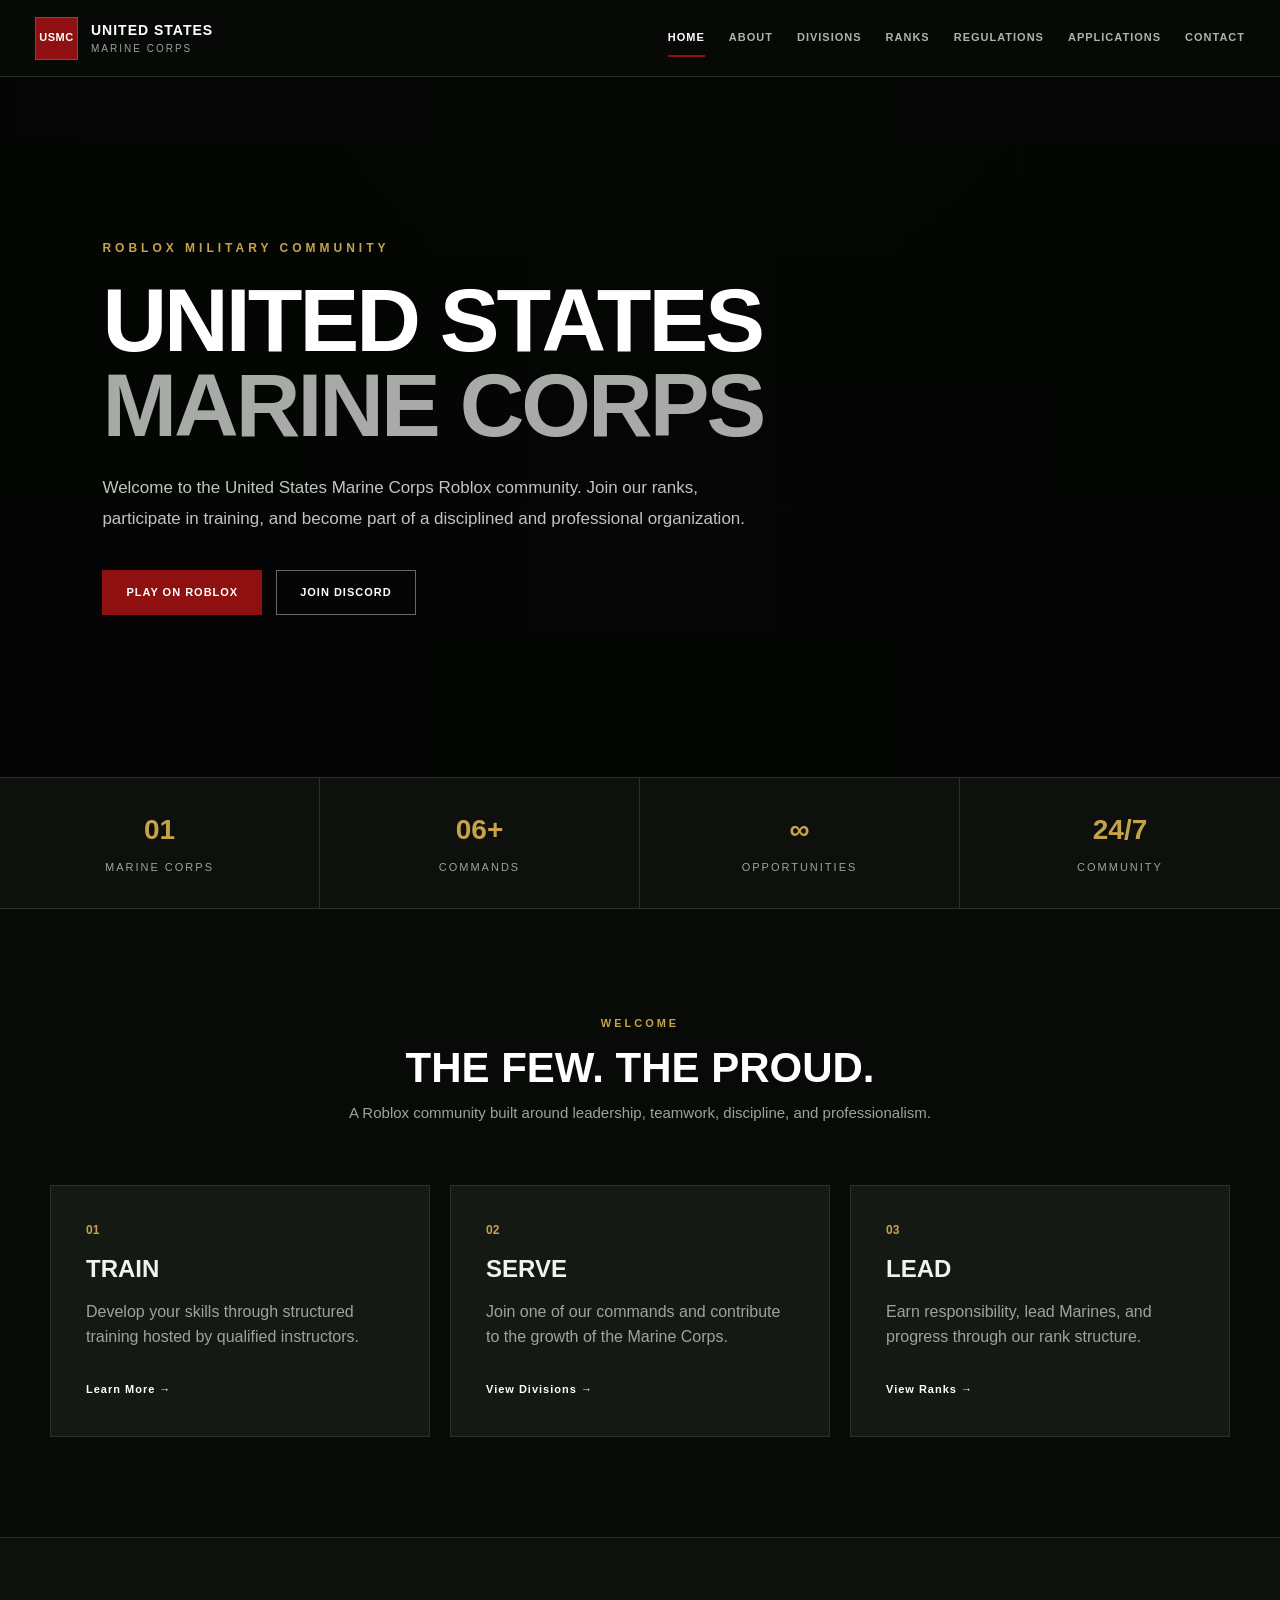
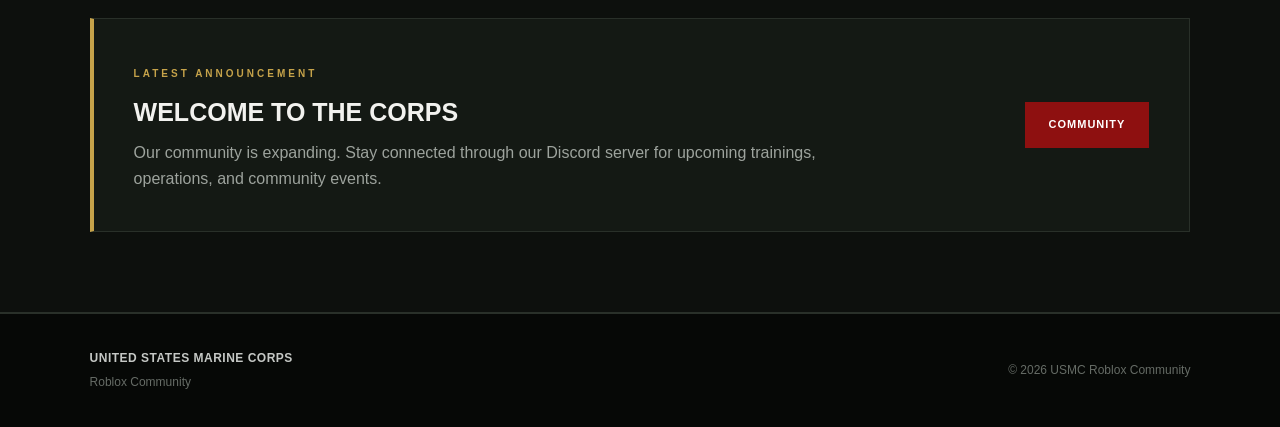
<file: index.html>
<!DOCTYPE html>
<html lang="en">
<head>
    <meta charset="UTF-8">
    <meta name="viewport" content="width=device-width, initial-scale=1.0">
    <title>USMC | Home</title>
    <link rel="stylesheet" href="css/style.css">
</head>

<body>

<header>
    <nav class="navbar">
        <a href="index.html" class="brand">
            <div class="brand-logo">USMC</div>
            <div>
                <strong>UNITED STATES</strong>
                <span>MARINE CORPS</span>
            </div>
        </a>

        <div class="nav-links">
            <a class="active" href="index.html">Home</a>
            <a href="about.html">About</a>
            <a href="divisions.html">Divisions</a>
            <a href="ranks.html">Ranks</a>
            <a href="regulations.html">Regulations</a>
            <a href="applications.html">Applications</a>
            <a href="contact.html">Contact</a>
        </div>

        <button class="menu-btn" onclick="toggleMenu()">☰</button>
    </nav>
</header>

<main>

<section class="hero">
    <div class="hero-overlay"></div>

    <div class="hero-content">
        <div class="badge-text">ROBLOX MILITARY COMMUNITY</div>

        <h1>UNITED STATES<br><span>MARINE CORPS</span></h1>

        <p>
            Welcome to the United States Marine Corps Roblox community.
            Join our ranks, participate in training, and become part of
            a disciplined and professional organization.
        </p>

        <div class="buttons">
            <a href="https://www.roblox.com/" target="_blank" class="btn btn-red">
                PLAY ON ROBLOX
            </a>

            <a href="https://discord.com/" target="_blank" class="btn btn-outline">
                JOIN DISCORD
            </a>
        </div>
    </div>
</section>


<section class="stats">

    <div class="stat">
        <strong>01</strong>
        <span>Marine Corps</span>
    </div>

    <div class="stat">
        <strong>06+</strong>
        <span>Commands</span>
    </div>

    <div class="stat">
        <strong>∞</strong>
        <span>Opportunities</span>
    </div>

    <div class="stat">
        <strong>24/7</strong>
        <span>Community</span>
    </div>

</section>


<section class="section">

    <div class="section-heading">
        <span>WELCOME</span>
        <h2>THE FEW. THE PROUD.</h2>
        <p>
            A Roblox community built around leadership, teamwork,
            discipline, and professionalism.
        </p>
    </div>

    <div class="cards">

        <div class="card">
            <div class="card-number">01</div>
            <h3>TRAIN</h3>
            <p>
                Develop your skills through structured training
                hosted by qualified instructors.
            </p>
            <a href="about.html">Learn More →</a>
        </div>

        <div class="card">
            <div class="card-number">02</div>
            <h3>SERVE</h3>
            <p>
                Join one of our commands and contribute to the
                growth of the Marine Corps.
            </p>
            <a href="divisions.html">View Divisions →</a>
        </div>

        <div class="card">
            <div class="card-number">03</div>
            <h3>LEAD</h3>
            <p>
                Earn responsibility, lead Marines, and progress
                through our rank structure.
            </p>
            <a href="ranks.html">View Ranks →</a>
        </div>

    </div>

</section>


<section class="announcement-section">

    <div class="announcement">

        <div>
            <span class="announcement-label">LATEST ANNOUNCEMENT</span>

            <h2>WELCOME TO THE CORPS</h2>

            <p>
                Our community is expanding. Stay connected through
                our Discord server for upcoming trainings, operations,
                and community events.
            </p>
        </div>

        <a href="contact.html" class="btn btn-red">
            COMMUNITY
        </a>

    </div>

</section>

</main>


<footer>
    <div>
        <strong>UNITED STATES MARINE CORPS</strong>
        <p>Roblox Community</p>
    </div>

    <div>
        © 2026 USMC Roblox Community
    </div>
</footer>

<script src="js/main.js"></script>
</body>
</html>
</file>
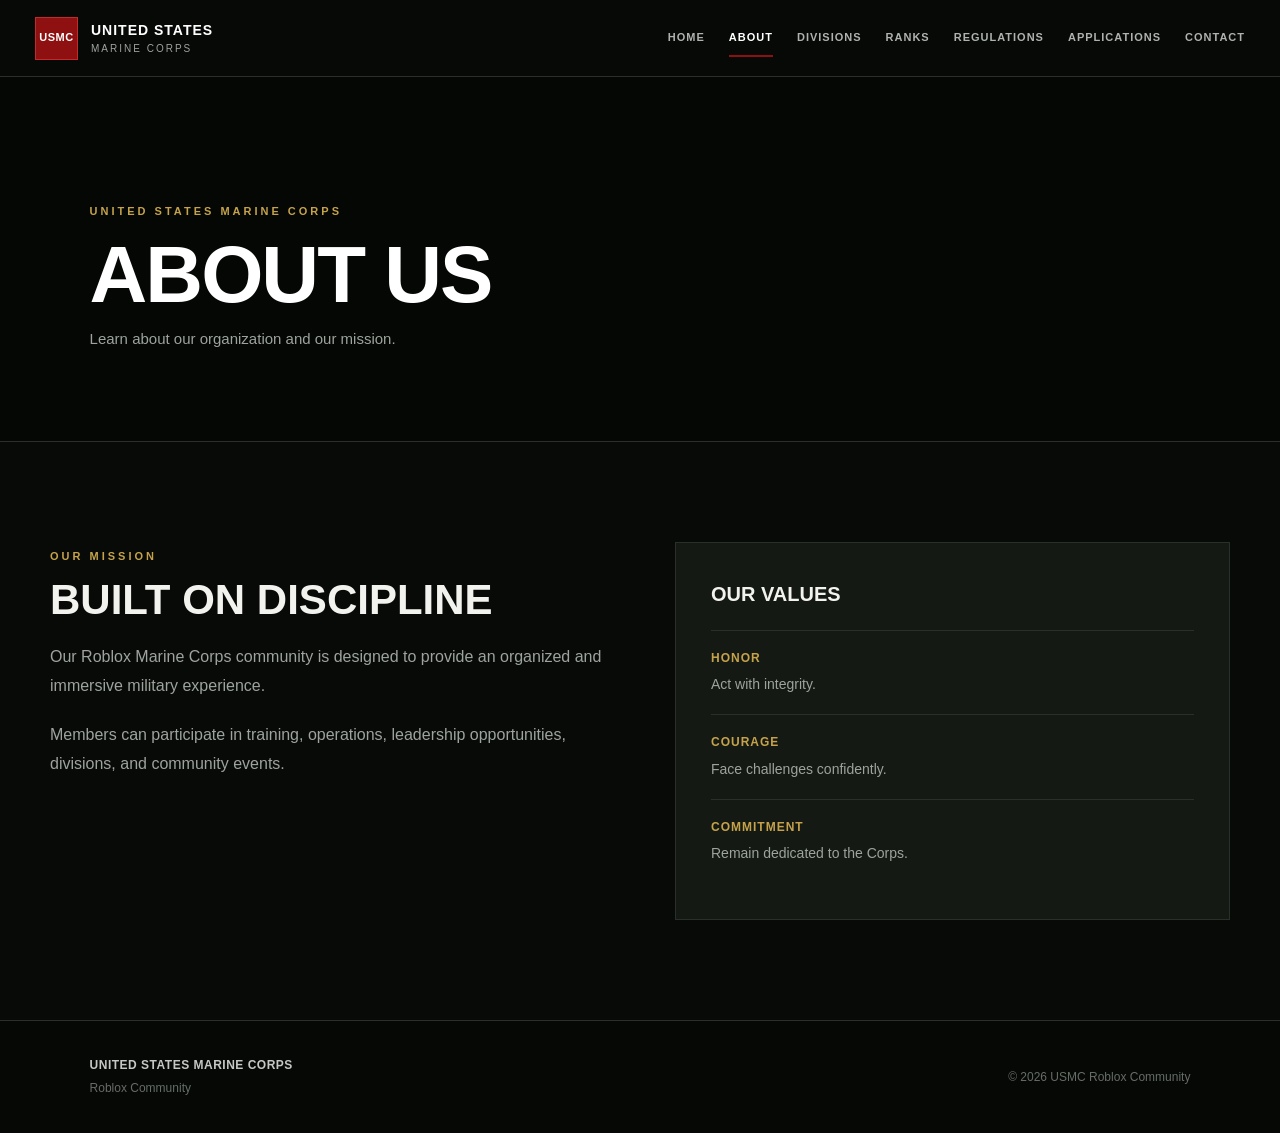
<file: about.html>
<!DOCTYPE html>
<html lang="en">
<head>
    <meta charset="UTF-8">
    <meta name="viewport" content="width=device-width, initial-scale=1.0">
    <title>USMC | About</title>
    <link rel="stylesheet" href="css/style.css">
</head>

<body>

<header>
<nav class="navbar">

<a href="index.html" class="brand">
    <div class="brand-logo">USMC</div>
    <div>
        <strong>UNITED STATES</strong>
        <span>MARINE CORPS</span>
    </div>
</a>

<div class="nav-links">
    <a href="index.html">Home</a>
    <a class="active" href="about.html">About</a>
    <a href="divisions.html">Divisions</a>
    <a href="ranks.html">Ranks</a>
    <a href="regulations.html">Regulations</a>
    <a href="applications.html">Applications</a>
    <a href="contact.html">Contact</a>
</div>

<button class="menu-btn" onclick="toggleMenu()">☰</button>

</nav>
</header>


<main>

<section class="page-header">
    <span>UNITED STATES MARINE CORPS</span>
    <h1>ABOUT US</h1>
    <p>Learn about our organization and our mission.</p>
</section>


<section class="section">

<div class="two-column">

<div>
    <span class="red-label">OUR MISSION</span>
    <h2>BUILT ON DISCIPLINE</h2>

    <p>
        Our Roblox Marine Corps community is designed to provide
        an organized and immersive military experience.
    </p>

    <p>
        Members can participate in training, operations,
        leadership opportunities, divisions, and community events.
    </p>
</div>


<div class="info-box">
    <h3>OUR VALUES</h3>

    <div class="value">
        <strong>HONOR</strong>
        <span>Act with integrity.</span>
    </div>

    <div class="value">
        <strong>COURAGE</strong>
        <span>Face challenges confidently.</span>
    </div>

    <div class="value">
        <strong>COMMITMENT</strong>
        <span>Remain dedicated to the Corps.</span>
    </div>
</div>

</div>

</section>

</main>


<footer>
    <div>
        <strong>UNITED STATES MARINE CORPS</strong>
        <p>Roblox Community</p>
    </div>

    <div>© 2026 USMC Roblox Community</div>
</footer>

<script src="js/main.js"></script>
</body>
</html>
</file>
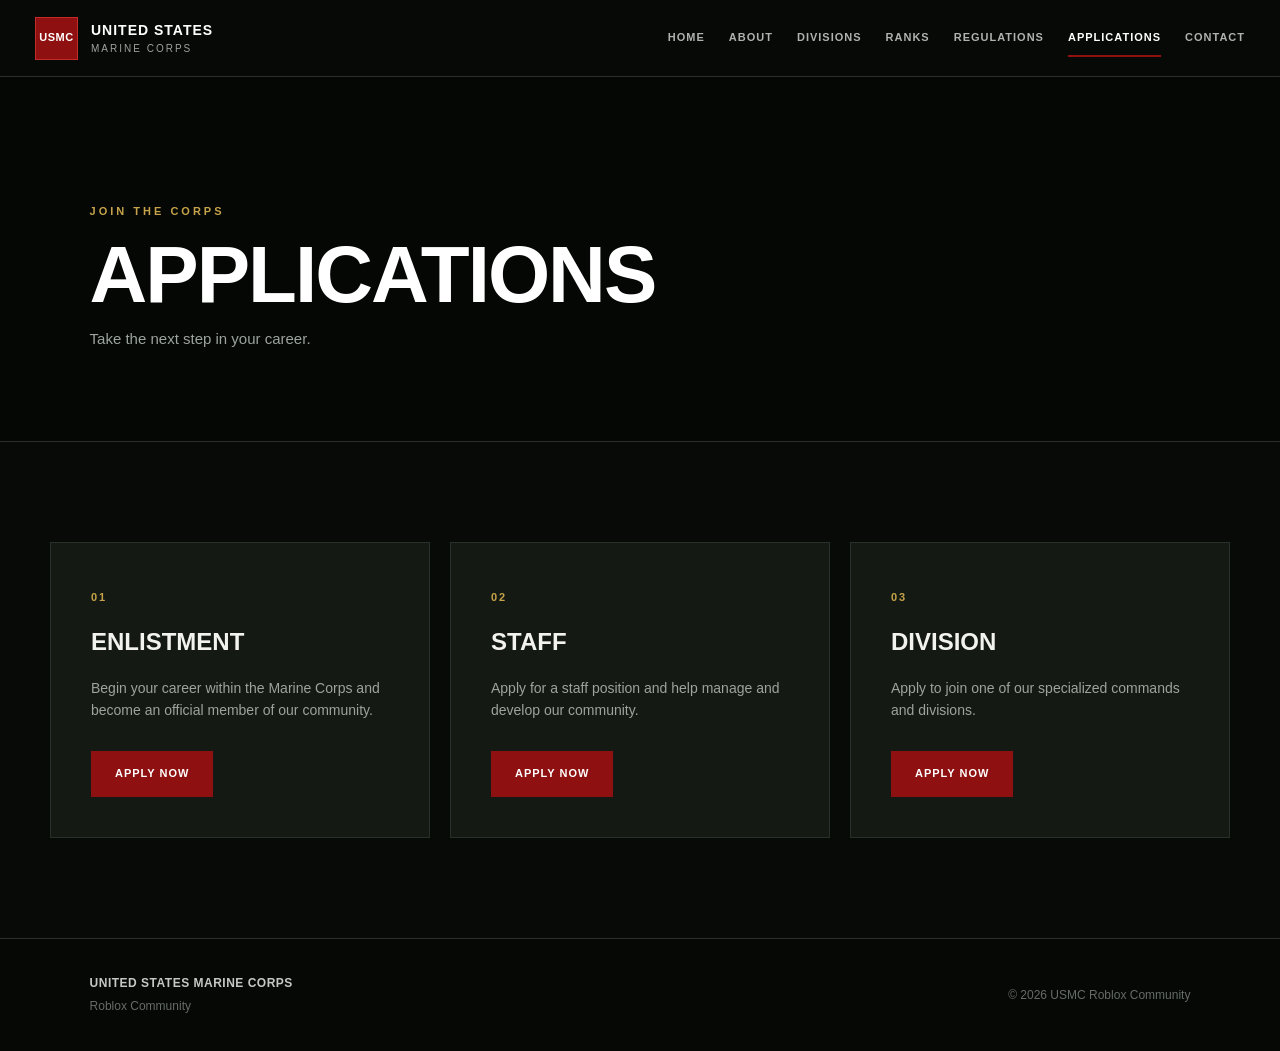
<file: applications.html>
<!DOCTYPE html>
<html lang="en">
<head>
    <meta charset="UTF-8">
    <meta name="viewport" content="width=device-width, initial-scale=1.0">
    <title>USMC | Applications</title>
    <link rel="stylesheet" href="css/style.css">
</head>

<body>

<header>
<nav class="navbar">

<a href="index.html" class="brand">
    <div class="brand-logo">USMC</div>
    <div>
        <strong>UNITED STATES</strong>
        <span>MARINE CORPS</span>
    </div>
</a>

<div class="nav-links">
    <a href="index.html">Home</a>
    <a href="about.html">About</a>
    <a href="divisions.html">Divisions</a>
    <a href="ranks.html">Ranks</a>
    <a href="regulations.html">Regulations</a>
    <a class="active" href="applications.html">Applications</a>
    <a href="contact.html">Contact</a>
</div>

<button class="menu-btn" onclick="toggleMenu()">☰</button>

</nav>
</header>


<section class="page-header">
    <span>JOIN THE CORPS</span>
    <h1>APPLICATIONS</h1>
    <p>Take the next step in your career.</p>
</section>


<section class="section">

<div class="application-grid">

<div class="application-card">
    <span>01</span>
    <h2>ENLISTMENT</h2>
    <p>
        Begin your career within the Marine Corps and
        become an official member of our community.
    </p>

    <a href="https://forms.google.com/" target="_blank"
       class="btn btn-red">
        APPLY NOW
    </a>
</div>


<div class="application-card">
    <span>02</span>
    <h2>STAFF</h2>
    <p>
        Apply for a staff position and help manage
        and develop our community.
    </p>

    <a href="https://forms.google.com/" target="_blank"
       class="btn btn-red">
        APPLY NOW
    </a>
</div>


<div class="application-card">
    <span>03</span>
    <h2>DIVISION</h2>
    <p>
        Apply to join one of our specialized
        commands and divisions.
    </p>

    <a href="https://forms.google.com/" target="_blank"
       class="btn btn-red">
        APPLY NOW
    </a>
</div>

</div>

</section>


<footer>
    <div>
        <strong>UNITED STATES MARINE CORPS</strong>
        <p>Roblox Community</p>
    </div>

    <div>© 2026 USMC Roblox Community</div>
</footer>

<script src="js/main.js"></script>
</body>
</html>
</file>
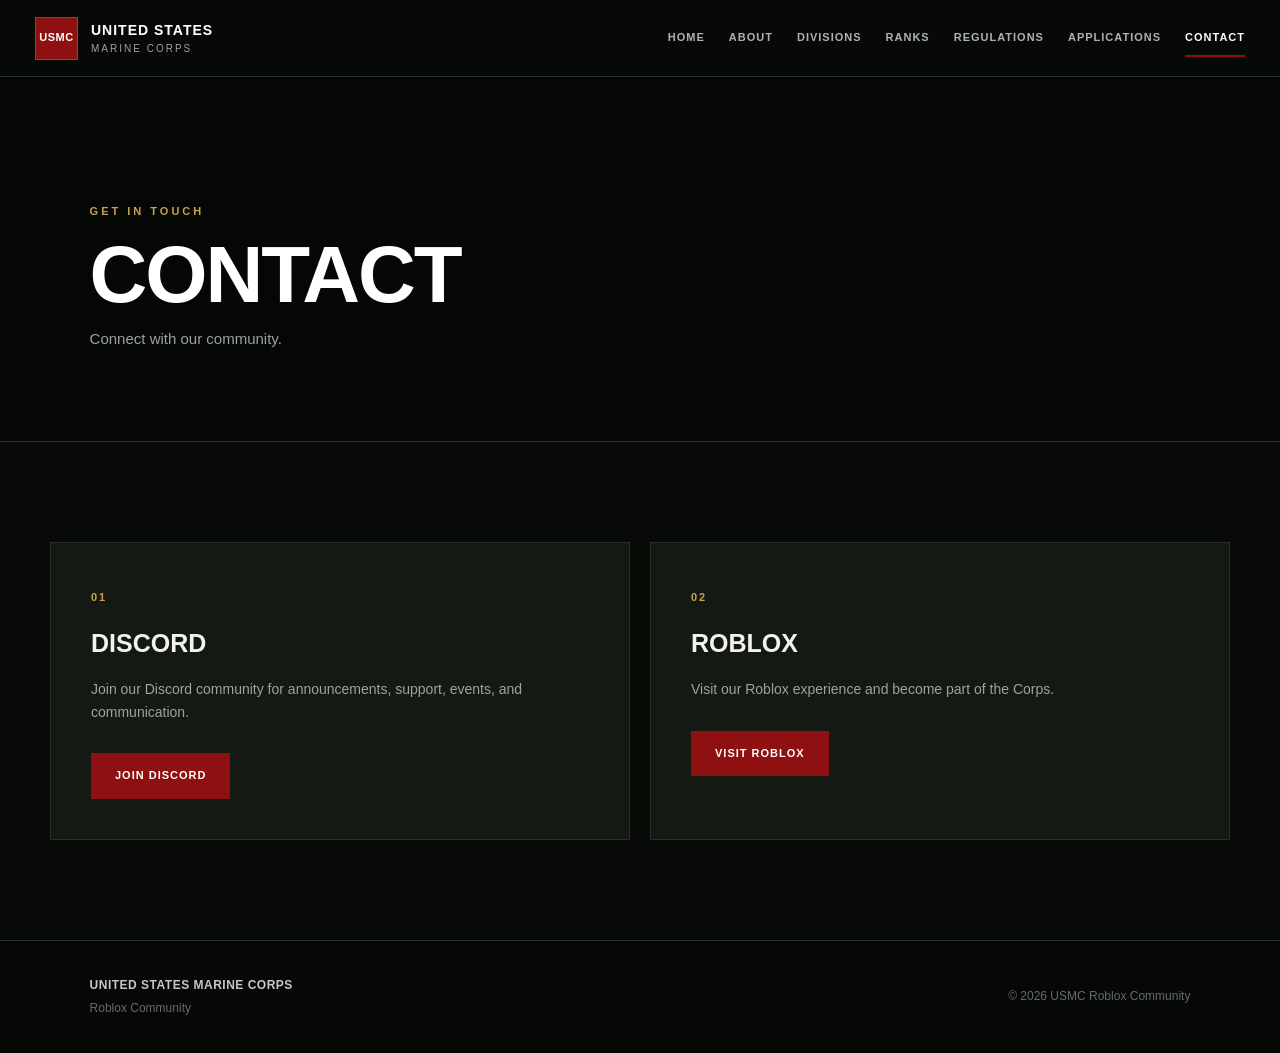
<file: contact.html>
<!DOCTYPE html>
<html lang="en">
<head>
    <meta charset="UTF-8">
    <meta name="viewport" content="width=device-width, initial-scale=1.0">
    <title>USMC | Contact</title>
    <link rel="stylesheet" href="css/style.css">
</head>

<body>

<header>
<nav class="navbar">

<a href="index.html" class="brand">
    <div class="brand-logo">USMC</div>
    <div>
        <strong>UNITED STATES</strong>
        <span>MARINE CORPS</span>
    </div>
</a>

<div class="nav-links">
    <a href="index.html">Home</a>
    <a href="about.html">About</a>
    <a href="divisions.html">Divisions</a>
    <a href="ranks.html">Ranks</a>
    <a href="regulations.html">Regulations</a>
    <a href="applications.html">Applications</a>
    <a class="active" href="contact.html">Contact</a>
</div>

<button class="menu-btn" onclick="toggleMenu()">☰</button>

</nav>
</header>


<section class="page-header">
    <span>GET IN TOUCH</span>
    <h1>CONTACT</h1>
    <p>Connect with our community.</p>
</section>


<section class="section">

<div class="contact-grid">

<div class="contact-card">
    <span>01</span>
    <h2>DISCORD</h2>
    <p>
        Join our Discord community for announcements,
        support, events, and communication.
    </p>

    <a href="https://discord.com/" target="_blank"
       class="btn btn-red">
        JOIN DISCORD
    </a>
</div>


<div class="contact-card">
    <span>02</span>
    <h2>ROBLOX</h2>
    <p>
        Visit our Roblox experience and become
        part of the Corps.
    </p>

    <a href="https://www.roblox.com/" target="_blank"
       class="btn btn-red">
        VISIT ROBLOX
    </a>
</div>

</div>

</section>


<footer>
    <div>
        <strong>UNITED STATES MARINE CORPS</strong>
        <p>Roblox Community</p>
    </div>

    <div>© 2026 USMC Roblox Community</div>
</footer>

<script src="js/main.js"></script>
</body>
</html>
</file>
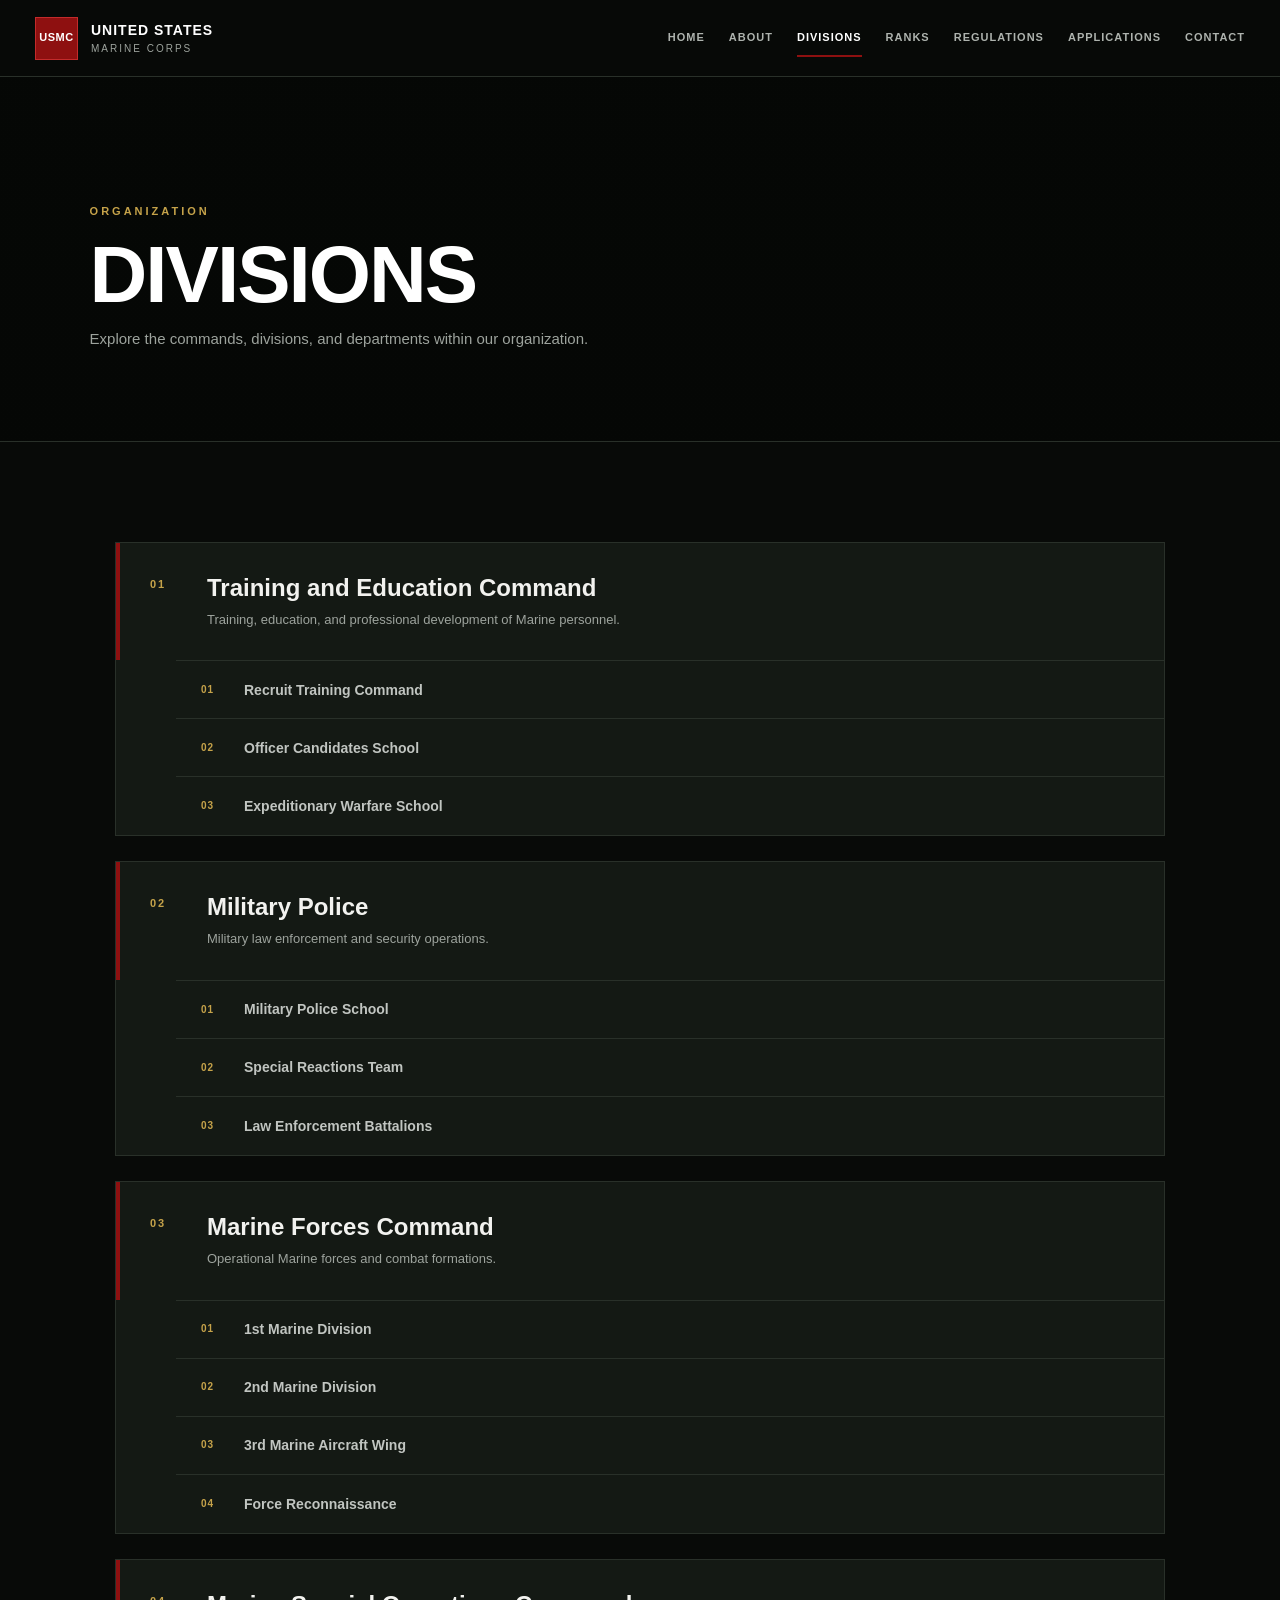
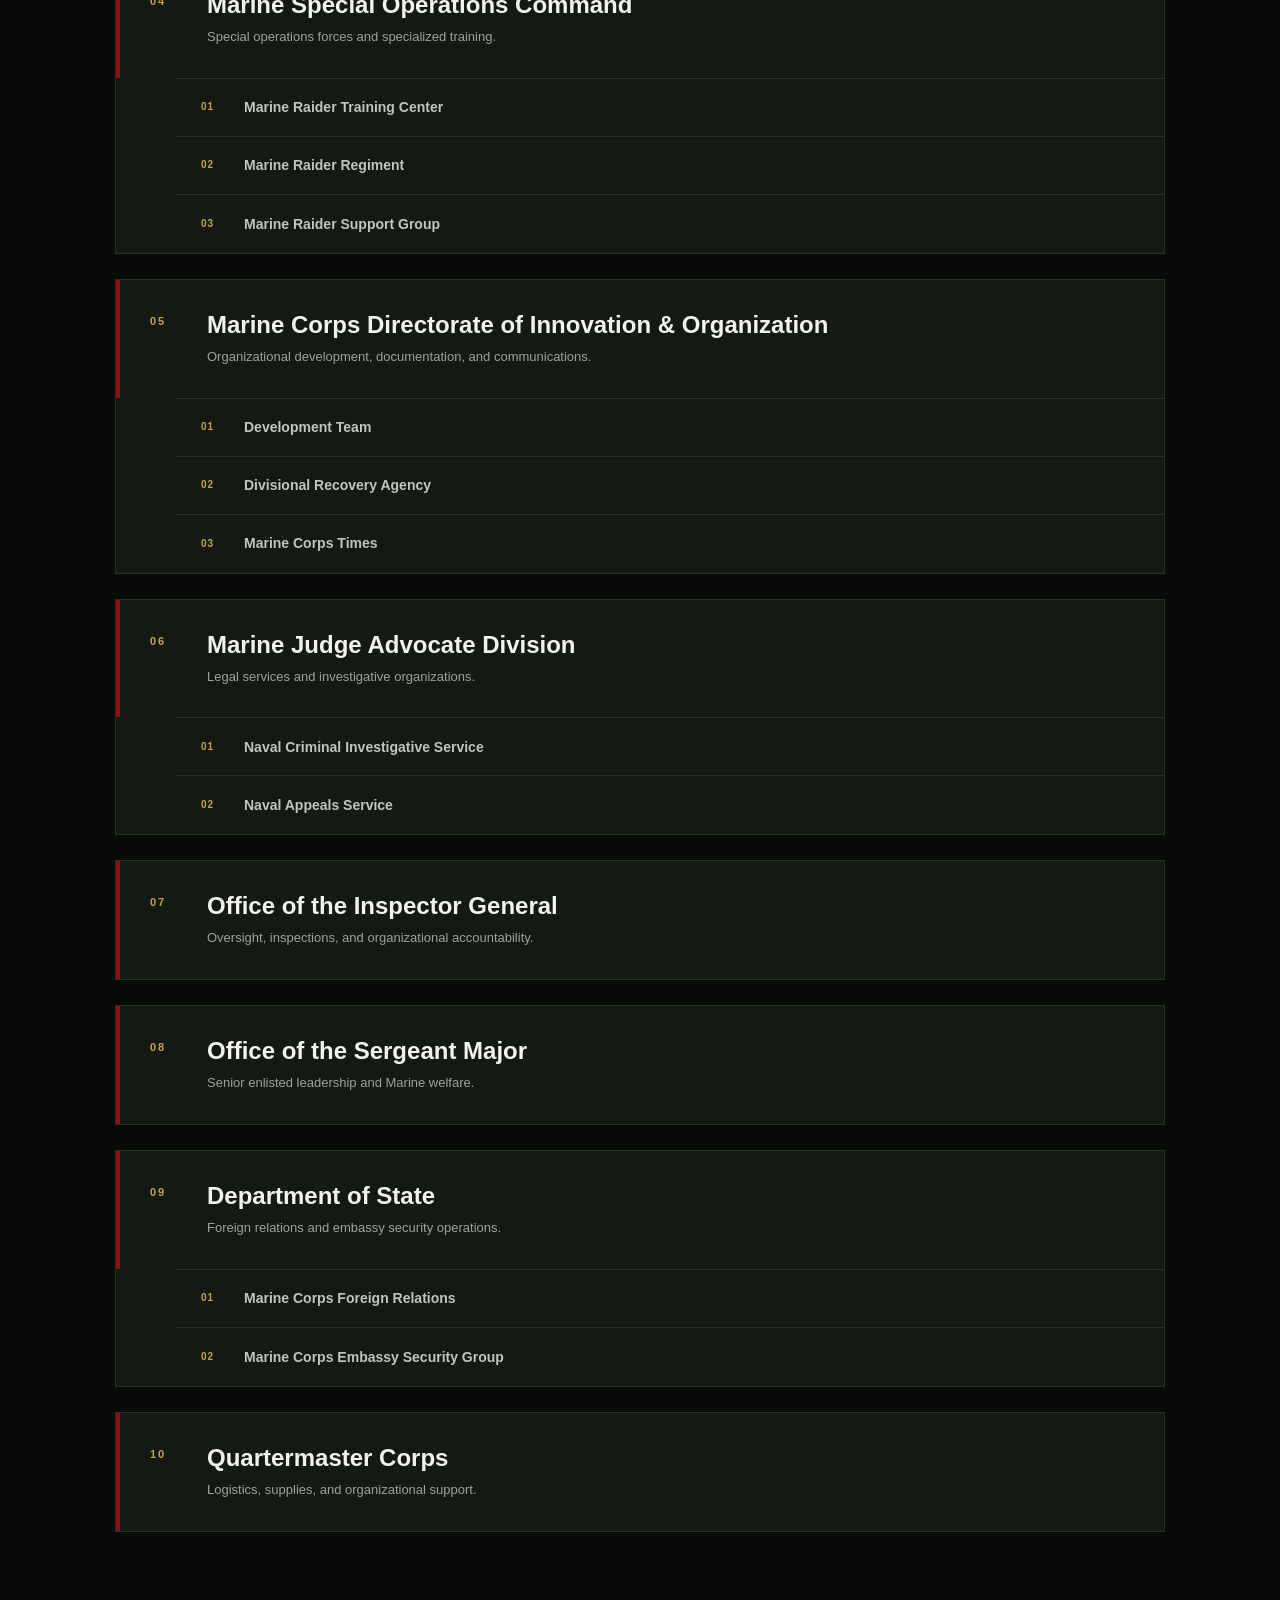
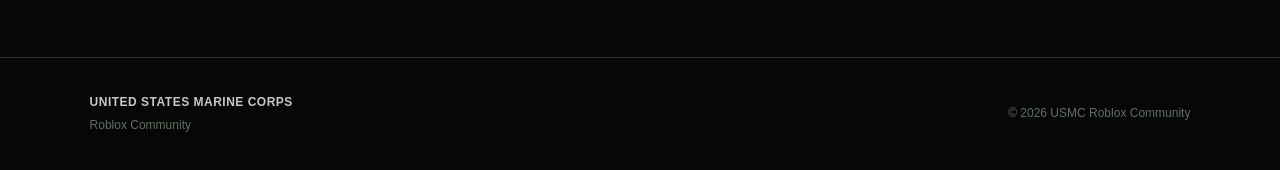
<file: divisions.html>
<!DOCTYPE html>
<html lang="en">

<head>
    <meta charset="UTF-8">
    <meta name="viewport" content="width=device-width, initial-scale=1.0">

    <title>USMC | Divisions</title>

    <link rel="stylesheet" href="css/style.css">
</head>

<body>

<header>

    <nav class="navbar">

        <a href="index.html" class="brand">

            <div class="brand-logo">
                USMC
            </div>

            <div>
                <strong>UNITED STATES</strong>
                <span>MARINE CORPS</span>
            </div>

        </a>


        <div class="nav-links">

            <a href="index.html">Home</a>

            <a href="about.html">About</a>

            <a class="active" href="divisions.html">Divisions</a>

            <a href="ranks.html">Ranks</a>

            <a href="regulations.html">Regulations</a>

            <a href="applications.html">Applications</a>

            <a href="contact.html">Contact</a>

        </div>


        <button class="menu-btn" onclick="toggleMenu()">
            ☰
        </button>

    </nav>

</header>


<main>

    <!-- PAGE HEADER -->

    <section class="page-header">

        <span>ORGANIZATION</span>

        <h1>DIVISIONS</h1>

        <p>
            Explore the commands, divisions, and departments
            within our organization.
        </p>

    </section>


    <!-- ORGANIZATION -->

    <section class="section">

        <div class="organization-list">


            <!-- TECOM -->

            <div class="command">

                <div class="command-header">

                    <span class="command-number">01</span>

                    <div>
                        <h2>Training and Education Command</h2>

                        <p>
                            Training, education, and professional
                            development of Marine personnel.
                        </p>
                    </div>

                </div>


                <div class="subunits">

                    <div class="subunit">
                        <span>01</span>
                        <strong>Recruit Training Command</strong>
                    </div>

                    <div class="subunit">
                        <span>02</span>
                        <strong>Officer Candidates School</strong>
                    </div>

                    <div class="subunit">
                        <span>03</span>
                        <strong>Expeditionary Warfare School</strong>
                    </div>

                </div>

            </div>


            <!-- MILITARY POLICE -->

            <div class="command">

                <div class="command-header">

                    <span class="command-number">02</span>

                    <div>
                        <h2>Military Police</h2>

                        <p>
                            Military law enforcement and security
                            operations.
                        </p>
                    </div>

                </div>


                <div class="subunits">

                    <div class="subunit">
                        <span>01</span>
                        <strong>Military Police School</strong>
                    </div>

                    <div class="subunit">
                        <span>02</span>
                        <strong>Special Reactions Team</strong>
                    </div>

                    <div class="subunit">
                        <span>03</span>
                        <strong>Law Enforcement Battalions</strong>
                    </div>

                </div>

            </div>


            <!-- MARINE FORCES COMMAND -->

            <div class="command">

                <div class="command-header">

                    <span class="command-number">03</span>

                    <div>
                        <h2>Marine Forces Command</h2>

                        <p>
                            Operational Marine forces and
                            combat formations.
                        </p>
                    </div>

                </div>


                <div class="subunits">

                    <div class="subunit">
                        <span>01</span>
                        <strong>1st Marine Division</strong>
                    </div>

                    <div class="subunit">
                        <span>02</span>
                        <strong>2nd Marine Division</strong>
                    </div>

                    <div class="subunit">
                        <span>03</span>
                        <strong>3rd Marine Aircraft Wing</strong>
                    </div>

                    <div class="subunit">
                        <span>04</span>
                        <strong>Force Reconnaissance</strong>
                    </div>

                </div>

            </div>


            <!-- MARSOC -->

            <div class="command">

                <div class="command-header">

                    <span class="command-number">04</span>

                    <div>
                        <h2>Marine Special Operations Command</h2>

                        <p>
                            Special operations forces and
                            specialized training.
                        </p>
                    </div>

                </div>


                <div class="subunits">

                    <div class="subunit">
                        <span>01</span>
                        <strong>Marine Raider Training Center</strong>
                    </div>

                    <div class="subunit">
                        <span>02</span>
                        <strong>Marine Raider Regiment</strong>
                    </div>

                    <div class="subunit">
                        <span>03</span>
                        <strong>Marine Raider Support Group</strong>
                    </div>

                </div>

            </div>


            <!-- DIRECTORATE -->

            <div class="command">

                <div class="command-header">

                    <span class="command-number">05</span>

                    <div>
                        <h2>
                            Marine Corps Directorate of Innovation &amp; Organization
                        </h2>

                        <p>
                            Organizational development,
                            documentation, and communications.
                        </p>
                    </div>

                </div>


                <div class="subunits">

                    <div class="subunit">
                        <span>01</span>
                        <strong>Development Team</strong>
                    </div>

                    <div class="subunit">
                        <span>02</span>
                        <strong>Divisional Recovery Agency</strong>
                    </div>

                    <div class="subunit">
                        <span>03</span>
                        <strong>Marine Corps Times</strong>
                    </div>

                </div>

            </div>


            <!-- JUDGE ADVOCATE -->

            <div class="command">

                <div class="command-header">

                    <span class="command-number">06</span>

                    <div>
                        <h2>Marine Judge Advocate Division</h2>

                        <p>
                            Legal services and investigative
                            organizations.
                        </p>
                    </div>

                </div>


                <div class="subunits">

                    <div class="subunit">
                        <span>01</span>
                        <strong>Naval Criminal Investigative Service</strong>
                    </div>

                    <div class="subunit">
                        <span>02</span>
                        <strong>Naval Appeals Service</strong>
                    </div>

                </div>

            </div>


            <!-- INSPECTOR GENERAL -->

            <div class="command standalone-command">

                <div class="command-header">

                    <span class="command-number">07</span>

                    <div>
                        <h2>Office of the Inspector General</h2>

                        <p>
                            Oversight, inspections, and organizational
                            accountability.
                        </p>
                    </div>

                </div>

            </div>


            <!-- SERGEANT MAJOR -->

            <div class="command standalone-command">

                <div class="command-header">

                    <span class="command-number">08</span>

                    <div>
                        <h2>Office of the Sergeant Major</h2>

                        <p>
                            Senior enlisted leadership and
                            Marine welfare.
                        </p>
                    </div>

                </div>

            </div>


            <!-- DEPARTMENT OF STATE -->

            <div class="command">

                <div class="command-header">

                    <span class="command-number">09</span>

                    <div>
                        <h2>Department of State</h2>

                        <p>
                            Foreign relations and embassy
                            security operations.
                        </p>
                    </div>

                </div>


                <div class="subunits">

                    <div class="subunit">
                        <span>01</span>
                        <strong>Marine Corps Foreign Relations</strong>
                    </div>

                    <div class="subunit">
                        <span>02</span>
                        <strong>Marine Corps Embassy Security Group</strong>
                    </div>

                </div>

            </div>


            <!-- QUARTERMASTER -->

            <div class="command standalone-command">

                <div class="command-header">

                    <span class="command-number">10</span>

                    <div>
                        <h2>Quartermaster Corps</h2>

                        <p>
                            Logistics, supplies, and organizational
                            support.
                        </p>
                    </div>

                </div>

            </div>


        </div>

    </section>

</main>


<footer>

    <div>
        <strong>UNITED STATES MARINE CORPS</strong>

        <p>
            Roblox Community
        </p>
    </div>

    <div>
        © 2026 USMC Roblox Community
    </div>

</footer>


<script src="js/main.js"></script>

</body>

</html>
</file>
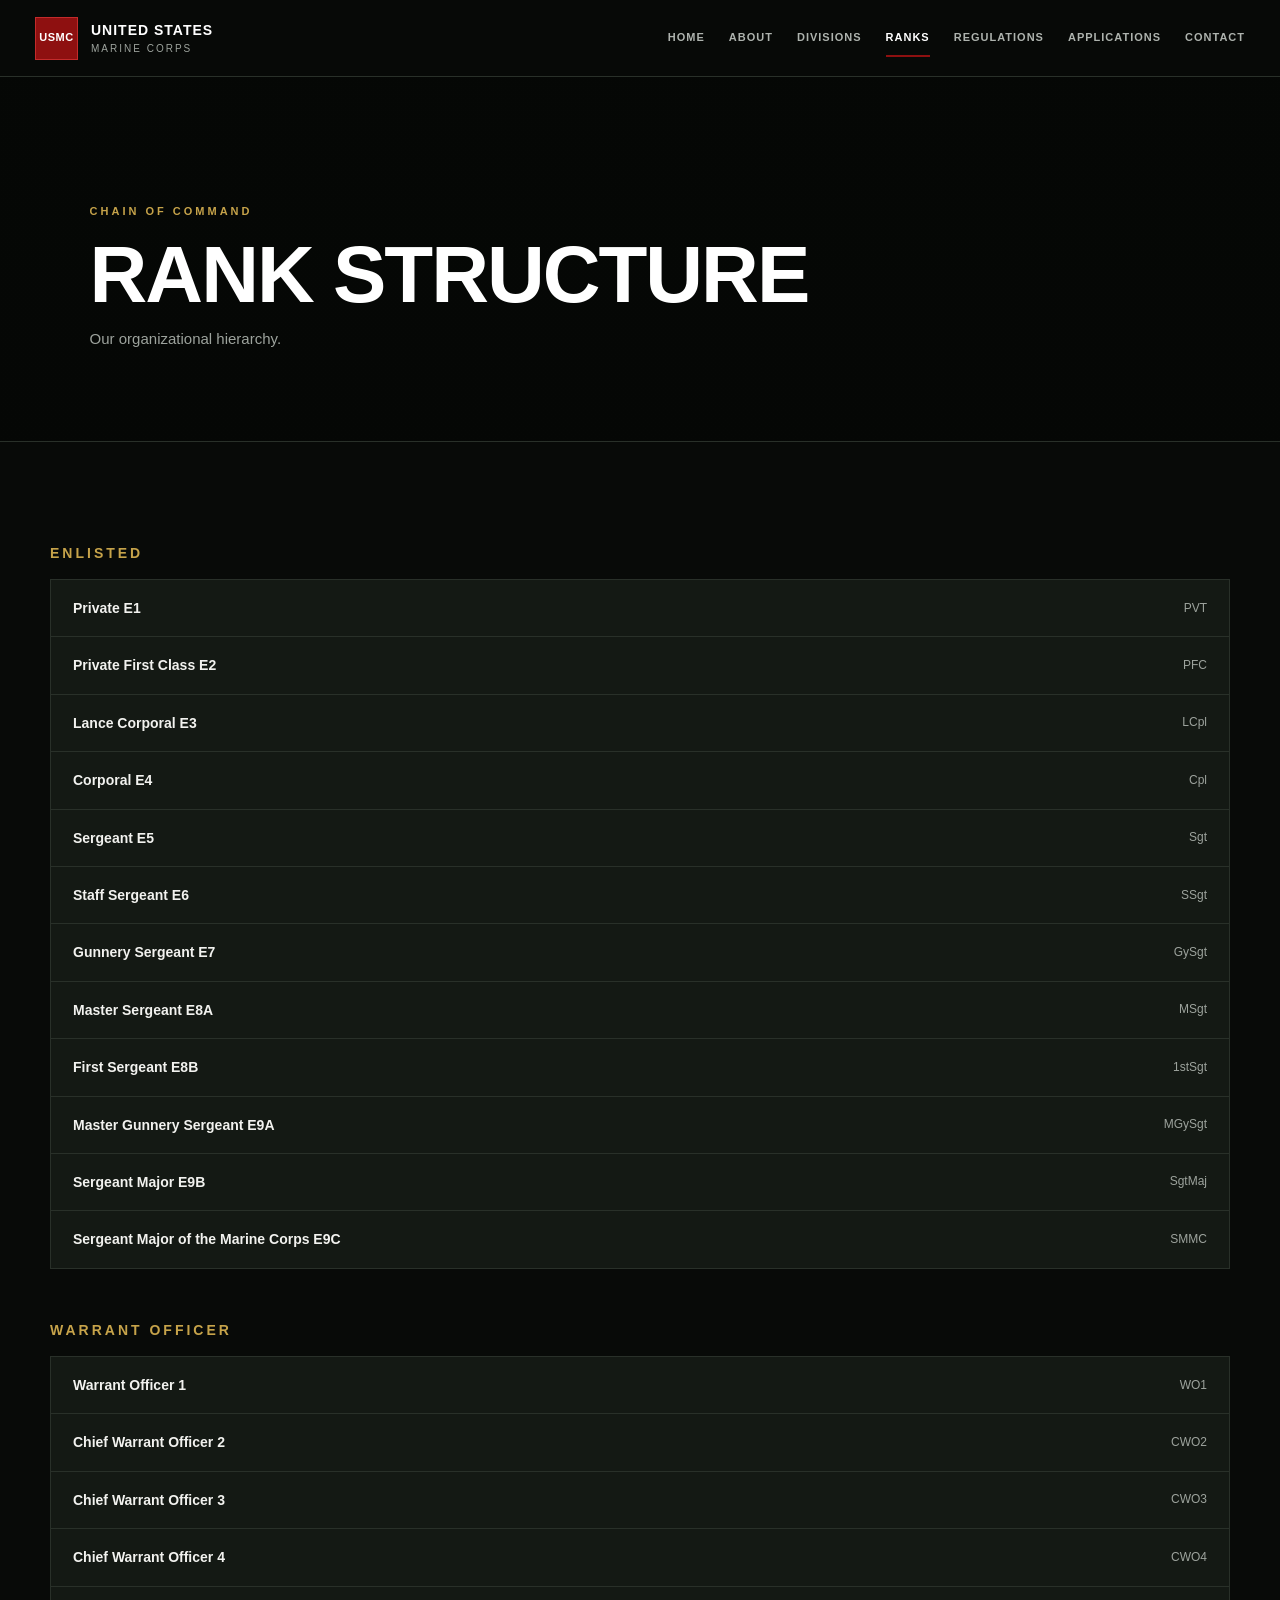
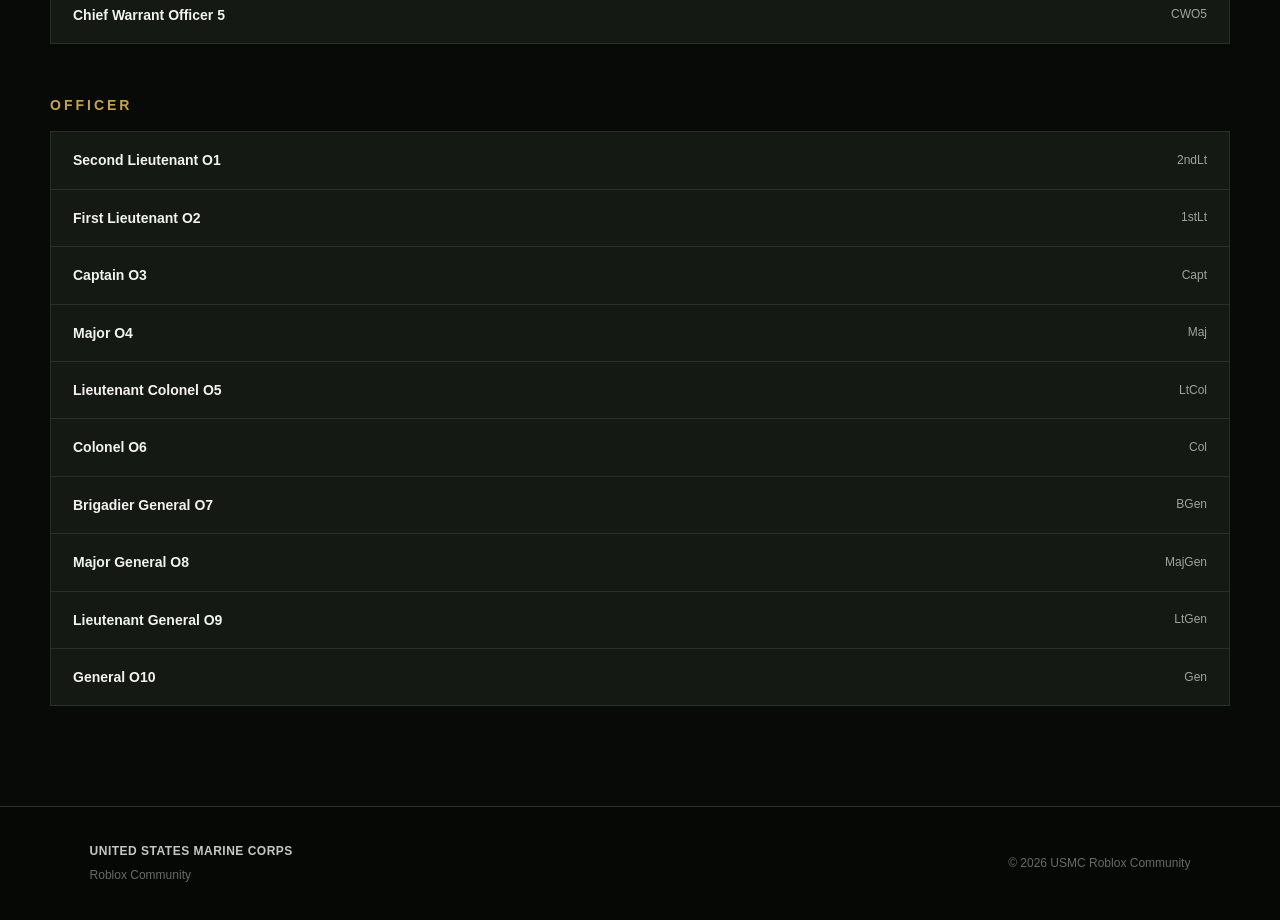
<file: ranks.html>
<!DOCTYPE html>
<html lang="en">
<head>
    <meta charset="UTF-8">
    <meta name="viewport" content="width=device-width, initial-scale=1.0">
    <title>USMC | Ranks</title>
    <link rel="stylesheet" href="css/style.css">
</head>

<body>

<header>
    <nav class="navbar">

        <a href="index.html" class="brand">
            <div class="brand-logo">USMC</div>

            <div>
                <strong>UNITED STATES</strong>
                <span>MARINE CORPS</span>
            </div>
        </a>

        <div class="nav-links">
            <a href="index.html">Home</a>
            <a href="about.html">About</a>
            <a href="divisions.html">Divisions</a>
            <a class="active" href="ranks.html">Ranks</a>
            <a href="regulations.html">Regulations</a>
            <a href="applications.html">Applications</a>
            <a href="contact.html">Contact</a>
        </div>

        <button class="menu-btn" onclick="toggleMenu()">☰</button>

    </nav>
</header>


<main>

    <!-- PAGE HEADER -->

    <section class="page-header">
        <span>CHAIN OF COMMAND</span>

        <h1>RANK STRUCTURE</h1>

        <p>
            Our organizational hierarchy.
        </p>
    </section>


    <!-- RANKS -->

    <section class="section">

        <!-- ENLISTED -->

        <h2 class="rank-category">ENLISTED</h2>

        <div class="rank-table">

            <div>
                <strong>Private E1</strong>
                <span>PVT</span>
            </div>

            <div>
                <strong>Private First Class E2</strong>
                <span>PFC</span>
            </div>

            <div>
                <strong>Lance Corporal E3</strong>
                <span>LCpl</span>
            </div>

            <div>
                <strong>Corporal E4</strong>
                <span>Cpl</span>
            </div>

            <div>
                <strong>Sergeant E5</strong>
                <span>Sgt</span>
            </div>

            <div>
                <strong>Staff Sergeant E6</strong>
                <span>SSgt</span>
            </div>

            <div>
                <strong>Gunnery Sergeant E7</strong>
                <span>GySgt</span>
            </div>

            <div>
                <strong>Master Sergeant E8A</strong>
                <span>MSgt</span>
            </div>

            <div>
                <strong>First Sergeant E8B</strong>
                <span>1stSgt</span>
            </div>

            <div>
                <strong>Master Gunnery Sergeant E9A</strong>
                <span>MGySgt</span>
            </div>

            <div>
                <strong>Sergeant Major E9B</strong>
                <span>SgtMaj</span>
            </div>

            <div>
                <strong>Sergeant Major of the Marine Corps E9C</strong>
                <span>SMMC</span>
            </div>

        </div>


        <!-- WARRANT OFFICER -->

        <h2 class="rank-category">WARRANT OFFICER</h2>

        <div class="rank-table">

            <div>
                <strong>Warrant Officer 1</strong>
                <span>WO1</span>
            </div>

            <div>
                <strong>Chief Warrant Officer 2</strong>
                <span>CWO2</span>
            </div>

            <div>
                <strong>Chief Warrant Officer 3</strong>
                <span>CWO3</span>
            </div>

            <div>
                <strong>Chief Warrant Officer 4</strong>
                <span>CWO4</span>
            </div>

            <div>
                <strong>Chief Warrant Officer 5</strong>
                <span>CWO5</span>
            </div>

        </div>


        <!-- OFFICER -->

        <h2 class="rank-category">OFFICER</h2>

        <div class="rank-table">

            <div>
                <strong>Second Lieutenant O1</strong>
                <span>2ndLt</span>
            </div>

            <div>
                <strong>First Lieutenant O2</strong>
                <span>1stLt</span>
            </div>

            <div>
                <strong>Captain O3</strong>
                <span>Capt</span>
            </div>

            <div>
                <strong>Major O4</strong>
                <span>Maj</span>
            </div>

            <div>
                <strong>Lieutenant Colonel O5</strong>
                <span>LtCol</span>
            </div>

            <div>
                <strong>Colonel O6</strong>
                <span>Col</span>
            </div>

            <div>
                <strong>Brigadier General O7</strong>
                <span>BGen</span>
            </div>

            <div>
                <strong>Major General O8</strong>
                <span>MajGen</span>
            </div>

            <div>
                <strong>Lieutenant General O9</strong>
                <span>LtGen</span>
            </div>

            <div>
                <strong>General O10</strong>
                <span>Gen</span>
            </div>

        </div>

    </section>

</main>


<!-- FOOTER -->

<footer>

    <div>
        <strong>UNITED STATES MARINE CORPS</strong>
        <p>Roblox Community</p>
    </div>

    <div>
        © 2026 USMC Roblox Community
    </div>

</footer>


<script src="js/main.js"></script>

</body>
</html>
</file>
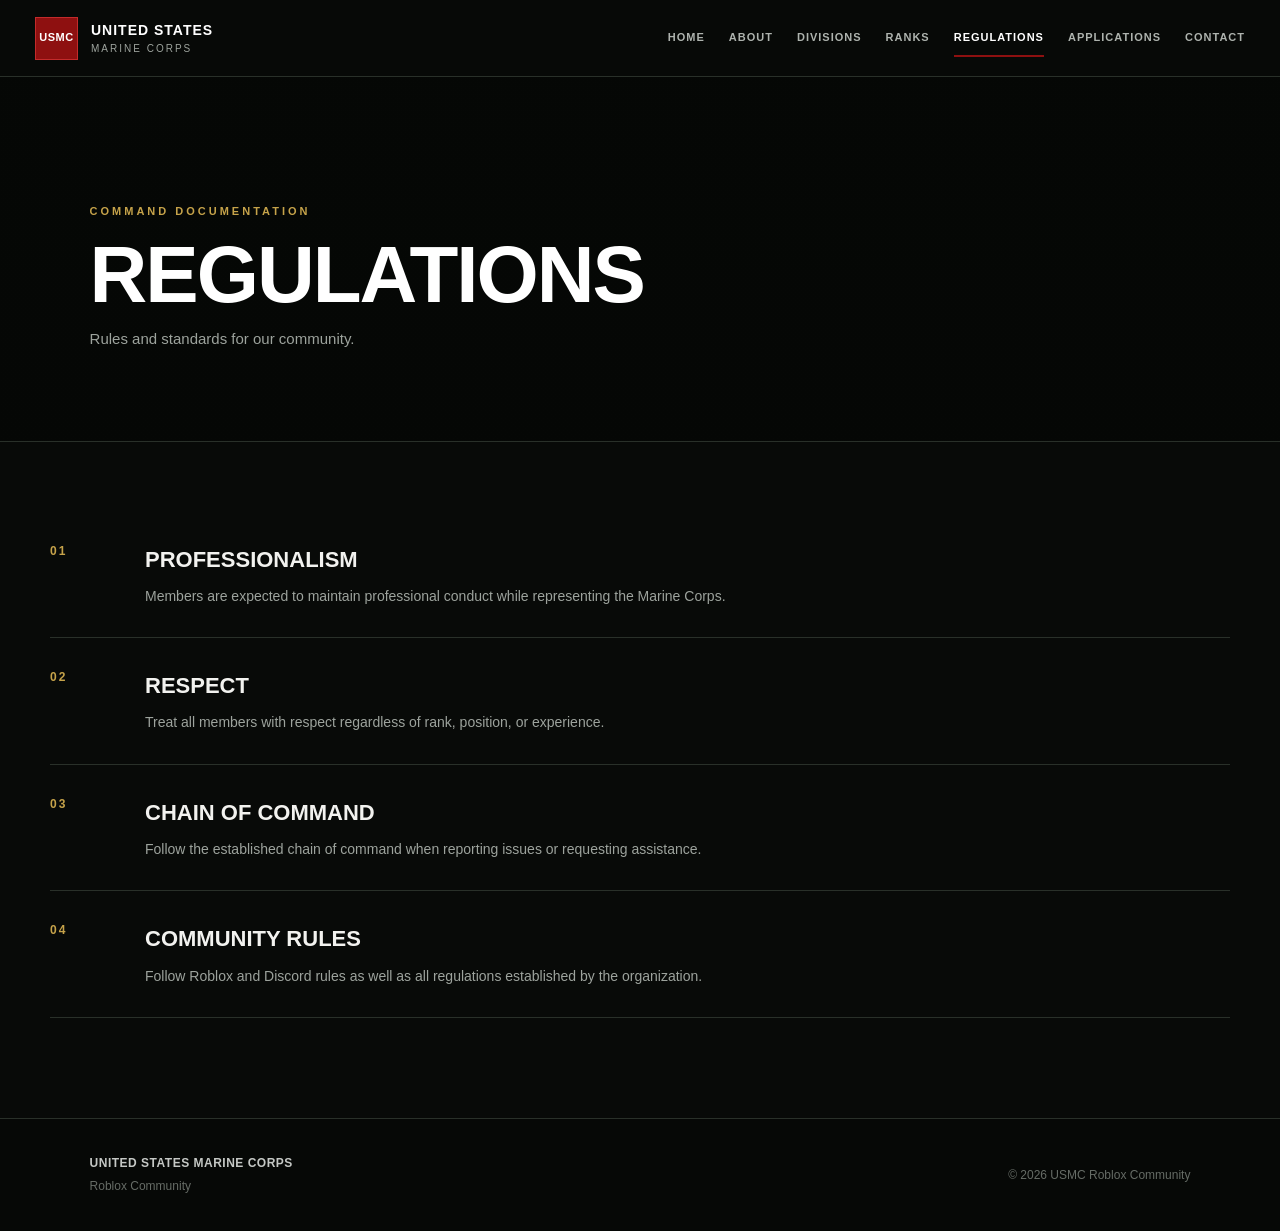
<file: regulations.html>
<!DOCTYPE html>
<html lang="en">
<head>
    <meta charset="UTF-8">
    <meta name="viewport" content="width=device-width, initial-scale=1.0">
    <title>USMC | Regulations</title>
    <link rel="stylesheet" href="css/style.css">
</head>

<body>

<header>
<nav class="navbar">

<a href="index.html" class="brand">
    <div class="brand-logo">USMC</div>
    <div>
        <strong>UNITED STATES</strong>
        <span>MARINE CORPS</span>
    </div>
</a>

<div class="nav-links">
    <a href="index.html">Home</a>
    <a href="about.html">About</a>
    <a href="divisions.html">Divisions</a>
    <a href="ranks.html">Ranks</a>
    <a class="active" href="regulations.html">Regulations</a>
    <a href="applications.html">Applications</a>
    <a href="contact.html">Contact</a>
</div>

<button class="menu-btn" onclick="toggleMenu()">☰</button>

</nav>
</header>


<section class="page-header">
    <span>COMMAND DOCUMENTATION</span>
    <h1>REGULATIONS</h1>
    <p>Rules and standards for our community.</p>
</section>


<section class="section">

<div class="regulation">

    <span>01</span>

    <div>
        <h2>PROFESSIONALISM</h2>
        <p>
            Members are expected to maintain professional conduct
            while representing the Marine Corps.
        </p>
    </div>

</div>


<div class="regulation">

    <span>02</span>

    <div>
        <h2>RESPECT</h2>
        <p>
            Treat all members with respect regardless of rank,
            position, or experience.
        </p>
    </div>

</div>


<div class="regulation">

    <span>03</span>

    <div>
        <h2>CHAIN OF COMMAND</h2>
        <p>
            Follow the established chain of command when
            reporting issues or requesting assistance.
        </p>
    </div>

</div>


<div class="regulation">

    <span>04</span>

    <div>
        <h2>COMMUNITY RULES</h2>
        <p>
            Follow Roblox and Discord rules as well as
            all regulations established by the organization.
        </p>
    </div>

</div>

</section>


<footer>
    <div>
        <strong>UNITED STATES MARINE CORPS</strong>
        <p>Roblox Community</p>
    </div>

    <div>© 2026 USMC Roblox Community</div>
</footer>

<script src="js/main.js"></script>
</body>
</html>
</file>
<file: css/style.css>
/* =========================================================
   USMC ROBLOX WEBSITE
   MAIN STYLESHEET
   ========================================================= */


/* =========================================================
   RESET
   ========================================================= */

* {
    margin: 0;
    padding: 0;
    box-sizing: border-box;
}

:root {
    --black: #080a08;
    --dark: #0e120f;
    --dark-2: #101410;
    --card: #141914;
    --card-hover: #181e18;

    --border: #293029;
    --border-light: #343b34;

    --red: #8e1010;
    --red-light: #b51c1c;
    --red-dark: #650909;

    --gold: #c6a34a;
    --gold-light: #dec36b;

    --white: #f2f2ef;
    --gray-light: #c1c5c1;
    --gray: #9da39d;
    --gray-dark: #666c66;
}


/* =========================================================
   HTML / BODY
   ========================================================= */

html {
    min-height: 100%;
    scroll-behavior: smooth;
}

body {
    min-height: 100vh;

    display: flex;
    flex-direction: column;

    background: var(--black);
    color: var(--white);

    font-family: Arial, Helvetica, sans-serif;
    line-height: 1.6;
}


/* This makes the footer stay at the bottom
   on pages with little content. */

main {
    flex: 1;
}


/* =========================================================
   HEADER
   ========================================================= */

header {
    position: sticky;
    top: 0;
    z-index: 1000;

    background: rgba(8, 10, 8, 0.96);

    border-bottom: 1px solid var(--border);

    backdrop-filter: blur(12px);
    -webkit-backdrop-filter: blur(12px);
}


/* =========================================================
   NAVBAR
   ========================================================= */

.navbar {
    width: 100%;
    max-width: 1400px;

    height: 76px;

    margin: auto;
    padding: 0 35px;

    display: flex;
    align-items: center;
    justify-content: space-between;
}


/* =========================================================
   BRAND
   ========================================================= */

.brand {
    display: flex;
    align-items: center;

    gap: 13px;

    color: white;
    text-decoration: none;

    flex-shrink: 0;
}

.brand-logo {
    width: 43px;
    height: 43px;

    display: flex;
    align-items: center;
    justify-content: center;

    background: var(--red);

    border: 1px solid #c32b2b;

    color: white;

    font-size: 11px;
    font-weight: 900;

    letter-spacing: 0.5px;
}

.brand strong {
    display: block;

    color: white;

    font-size: 14px;
    font-weight: 800;

    letter-spacing: 1px;
}

.brand span {
    display: block;

    color: var(--gray);

    font-size: 10px;

    letter-spacing: 2px;
}


/* =========================================================
   NAVIGATION LINKS
   ========================================================= */

.nav-links {
    display: flex;
    align-items: center;

    gap: 24px;
}

.nav-links a {
    position: relative;

    color: #aeb3ae;

    text-decoration: none;
    text-transform: uppercase;

    font-size: 11px;
    font-weight: bold;

    letter-spacing: 1px;

    transition: 0.2s ease;
}

.nav-links a:hover {
    color: white;
}

.nav-links a.active {
    color: white;
}

.nav-links a.active::after {
    content: "";

    position: absolute;

    left: 0;
    right: 0;

    bottom: -10px;

    height: 2px;

    background: var(--red);
}


/* =========================================================
   MOBILE MENU BUTTON
   ========================================================= */

.menu-btn {
    display: none;

    background: none;
    border: none;

    color: white;

    font-size: 25px;

    cursor: pointer;
}


/* =========================================================
   HERO
   ========================================================= */

.hero {
    position: relative;

    min-height: 700px;

    display: flex;
    align-items: center;

    padding: 80px 8%;

    background:
        linear-gradient(
            90deg,
            rgba(4, 6, 4, 0.96),
            rgba(4, 6, 4, 0.65),
            rgba(4, 6, 4, 0.90)
        ),
        url("https://images.unsplash.com/photo-1579912437766-7896df6d3cd3?auto=format&fit=crop&w=2000&q=80");

    background-size: cover;
    background-position: center;
}

.hero-overlay {
    position: absolute;

    inset: 0;

    background:
        linear-gradient(
            180deg,
            rgba(0, 0, 0, 0.1),
            rgba(0, 0, 0, 0.35)
        );

    pointer-events: none;
}

.hero-content {
    position: relative;

    z-index: 2;

    max-width: 850px;
}

.badge-text {
    margin-bottom: 20px;

    color: var(--gold);

    font-size: 12px;
    font-weight: bold;

    letter-spacing: 4px;
}

.hero h1 {
    margin-bottom: 25px;

    color: white;

    font-size: clamp(45px, 7vw, 90px);

    line-height: 0.95;

    letter-spacing: -3px;

    text-transform: uppercase;
}

.hero h1 span {
    color: #a7aaa7;
}

.hero p {
    max-width: 650px;

    margin-bottom: 35px;

    color: var(--gray-light);

    font-size: 17px;

    line-height: 1.8;
}


/* =========================================================
   BUTTONS
   ========================================================= */

.buttons {
    display: flex;

    gap: 14px;

    flex-wrap: wrap;
}

.btn {
    display: inline-block;

    padding: 13px 23px;

    text-decoration: none;
    text-transform: uppercase;

    font-size: 11px;
    font-weight: bold;

    letter-spacing: 1px;

    cursor: pointer;

    transition:
        background 0.2s ease,
        color 0.2s ease,
        border-color 0.2s ease,
        transform 0.2s ease;
}

.btn-red {
    background: var(--red);

    border: 1px solid var(--red);

    color: white;
}

.btn-red:hover {
    background: var(--red-light);

    border-color: var(--red-light);

    transform: translateY(-2px);
}

.btn-outline {
    background: transparent;

    border: 1px solid #666;

    color: white;
}

.btn-outline:hover {
    border-color: var(--gold);

    color: var(--gold);

    transform: translateY(-2px);
}


/* =========================================================
   HOME STATS
   ========================================================= */

.stats {
    display: grid;

    grid-template-columns: repeat(4, 1fr);

    background: #0d100d;

    border-top: 1px solid var(--border);
    border-bottom: 1px solid var(--border);
}

.stat {
    padding: 30px;

    text-align: center;

    border-right: 1px solid var(--border);
}

.stat:last-child {
    border-right: none;
}

.stat strong {
    display: block;

    color: var(--gold);

    font-size: 28px;
}

.stat span {
    color: var(--gray);

    font-size: 11px;

    text-transform: uppercase;

    letter-spacing: 2px;
}


/* =========================================================
   GENERAL SECTIONS
   ========================================================= */

.section {
    width: 100%;
    max-width: 1250px;

    margin: auto;

    padding: 100px 35px;
}

.section-heading {
    max-width: 750px;

    margin: 0 auto 60px;

    text-align: center;
}

.section-heading > span,
.page-header > span,
.red-label {
    color: var(--gold);

    font-size: 11px;
    font-weight: bold;

    letter-spacing: 3px;
}

.section-heading h2 {
    margin: 10px 0;

    color: white;

    font-size: 42px;

    line-height: 1.1;
}

.section-heading p {
    color: var(--gray);

    font-size: 15px;
}


/* =========================================================
   HOME CARDS
   ========================================================= */

.cards {
    display: grid;

    grid-template-columns: repeat(3, 1fr);

    gap: 20px;
}

.card {
    padding: 35px;

    background: var(--card);

    border: 1px solid var(--border);

    transition:
        transform 0.25s ease,
        border-color 0.25s ease,
        background 0.25s ease;
}

.card:hover {
    background: var(--card-hover);

    border-color: var(--red);

    transform: translateY(-6px);
}

.card-number {
    color: var(--gold);

    font-size: 12px;
    font-weight: bold;
}

.card h3 {
    margin: 10px 0;

    font-size: 24px;
}

.card p {
    margin-bottom: 25px;

    color: var(--gray);
}

.card a {
    color: white;

    text-decoration: none;

    font-size: 11px;
    font-weight: bold;

    letter-spacing: 1px;

    transition: color 0.2s ease;
}

.card a:hover {
    color: var(--gold);
}


/* =========================================================
   ANNOUNCEMENT
   ========================================================= */

.announcement-section {
    padding: 80px 7%;

    background: #0d100d;

    border-top: 1px solid var(--border);
    border-bottom: 1px solid var(--border);
}

.announcement {
    max-width: 1200px;

    margin: auto;
    padding: 40px;

    display: flex;

    align-items: center;
    justify-content: space-between;

    gap: 30px;

    background: var(--card);

    border: 1px solid var(--border);

    border-left: 4px solid var(--gold);
}

.announcement-label {
    color: var(--gold);

    font-size: 10px;
    font-weight: bold;

    letter-spacing: 3px;
}

.announcement h2 {
    margin: 8px 0;

    font-size: 25px;
}

.announcement p {
    max-width: 700px;

    color: var(--gray);
}


/* =========================================================
   PAGE HEADER
   ========================================================= */

.page-header {
    padding: 120px 7% 90px;

    background:
        linear-gradient(
            rgba(5, 7, 5, 0.94),
            rgba(5, 7, 5, 0.97)
        ),
        url("https://images.unsplash.com/photo-1519074002996-a69e7ac46a42?auto=format&fit=crop&w=1800&q=80");

    background-size: cover;
    background-position: center;

    border-bottom: 1px solid var(--border);
}

.page-header h1 {
    margin: 12px 0;

    color: white;

    font-size: clamp(45px, 7vw, 80px);

    line-height: 1;

    letter-spacing: -2px;

    text-transform: uppercase;
}

.page-header p {
    color: var(--gray);

    font-size: 15px;
}


/* =========================================================
   ABOUT PAGE
   ========================================================= */

.two-column {
    display: grid;

    grid-template-columns: 1fr 1fr;

    gap: 70px;

    align-items: start;
}

.two-column h2 {
    margin: 10px 0 20px;

    font-size: 42px;

    line-height: 1.1;
}

.two-column p {
    margin-bottom: 20px;

    color: var(--gray);

    line-height: 1.8;
}


/* =========================================================
   VALUES / INFO BOX
   ========================================================= */

.info-box {
    padding: 35px;

    background: var(--card);

    border: 1px solid var(--border);
}

.info-box h3 {
    margin-bottom: 20px;

    font-size: 20px;
}

.value {
    padding: 18px 0;

    border-top: 1px solid var(--border);
}

.value strong {
    display: block;

    margin-bottom: 3px;

    color: var(--gold);

    font-size: 12px;

    letter-spacing: 1px;
}

.value span {
    color: var(--gray);

    font-size: 14px;
}


/* =========================================================
   OLD DIVISION CARDS
   ========================================================= */

.division-grid {
    display: grid;

    grid-template-columns: repeat(3, 1fr);

    gap: 20px;
}

.division-card {
    min-height: 280px;

    padding: 35px;

    background: var(--card);

    border: 1px solid var(--border);

    transition:
        transform 0.25s ease,
        border-color 0.25s ease,
        background 0.25s ease;
}

.division-card:hover {
    background: var(--card-hover);

    border-color: var(--red);

    transform: translateY(-5px);
}

.division-card > span {
    color: var(--gold);

    font-size: 11px;
    font-weight: bold;

    letter-spacing: 2px;
}

.division-card h2 {
    margin: 15px 0 2px;

    font-size: 21px;

    line-height: 1.2;
}

.division-card h4 {
    color: var(--gray);

    font-size: 10px;

    letter-spacing: 1px;
}

.division-card p {
    margin-top: 25px;

    color: #999f99;

    font-size: 14px;
}


/* =========================================================
   REGIMENT SECTIONS
   ========================================================= */

.regiment-section {
    margin-bottom: 70px;
}

.regiment-section:last-child {
    margin-bottom: 0;
}

.regiment-header {
    display: flex;

    align-items: center;
    justify-content: space-between;

    gap: 25px;

    margin-bottom: 15px;
    padding: 28px 30px;

    background: var(--dark-2);

    border: 1px solid var(--border);

    border-left: 4px solid var(--red);
}

.regiment-number {
    color: var(--gold);

    font-size: 11px;
    font-weight: bold;

    letter-spacing: 3px;
}

.regiment-header h2 {
    margin: 5px 0 0;

    font-size: 27px;

    line-height: 1.2;
}

.regiment-header p {
    color: var(--gray);

    margin-top: 3px;

    font-size: 13px;
}

.regiment-location {
    color: var(--gold);

    font-size: 12px;
    font-weight: bold;

    letter-spacing: 2px;

    white-space: nowrap;
}


/* =========================================================
   UNIT GRID
   ========================================================= */

.unit-grid {
    display: grid;

    grid-template-columns: repeat(2, 1fr);

    gap: 15px;
}

.unit-card {
    min-height: 170px;

    padding: 30px;

    background: var(--card);

    border: 1px solid var(--border);

    transition:
        transform 0.25s ease,
        border-color 0.25s ease,
        background 0.25s ease;
}

.unit-card:hover {
    background: var(--card-hover);

    border-color: var(--red);

    transform: translateY(-4px);
}

.unit-card > span {
    color: var(--gold);

    font-size: 10px;
    font-weight: bold;

    letter-spacing: 2px;
}

.unit-card h3 {
    margin: 10px 0;

    font-size: 20px;

    line-height: 1.25;
}

.unit-card p {
    color: var(--gray);

    font-size: 14px;

    line-height: 1.7;
}


/* =========================================================
   DARK SECTION
   ========================================================= */

.dark-section {
    max-width: none;

    padding-left: 7%;
    padding-right: 7%;

    background: #0d100d;

    border-top: 1px solid var(--border);
    border-bottom: 1px solid var(--border);
}

.dark-section .section-heading {
    max-width: 750px;
}


/* =========================================================
   RANKS
   ========================================================= */

.rank-category {
    margin: 50px 0 15px;

    color: var(--gold);

    font-size: 14px;
    font-weight: bold;

    letter-spacing: 3px;
}

.rank-category:first-child {
    margin-top: 0;
}

.rank-table {
    overflow: hidden;

    background: var(--card);

    border: 1px solid var(--border);
}

.rank-table div {
    display: flex;

    align-items: center;
    justify-content: space-between;

    gap: 20px;

    padding: 17px 22px;

    background: var(--card);

    border-bottom: 1px solid var(--border);

    transition: background 0.2s ease;
}

.rank-table div:last-child {
    border-bottom: none;
}

.rank-table div:hover {
    background: var(--card-hover);
}

.rank-table strong {
    color: var(--white);

    font-size: 14px;
}

.rank-table span {
    color: var(--gray);

    font-size: 12px;

    white-space: nowrap;
}


/* =========================================================
   REGULATIONS
   ========================================================= */

.regulation {
    display: grid;

    grid-template-columns: 70px 1fr;

    gap: 25px;

    padding: 30px 0;

    border-bottom: 1px solid var(--border);
}

.regulation:first-child {
    padding-top: 0;
}

.regulation > span {
    color: var(--gold);

    font-size: 12px;
    font-weight: bold;

    letter-spacing: 2px;
}

.regulation h2 {
    margin-bottom: 8px;

    font-size: 22px;
}

.regulation p {
    color: var(--gray);

    font-size: 14px;
}


/* =========================================================
   APPLICATIONS
   ========================================================= */

.application-grid {
    display: grid;

    grid-template-columns: repeat(3, 1fr);

    gap: 20px;
}

.application-card {
    padding: 40px;

    background: var(--card);

    border: 1px solid var(--border);

    transition:
        transform 0.25s ease,
        border-color 0.25s ease;
}

.application-card:hover {
    border-color: var(--red);

    transform: translateY(-5px);
}

.application-card > span {
    color: var(--gold);

    font-size: 11px;
    font-weight: bold;

    letter-spacing: 2px;
}

.application-card h2 {
    margin: 15px 0;

    font-size: 24px;
}

.application-card p {
    margin-bottom: 30px;

    color: var(--gray);

    font-size: 14px;
}


/* =========================================================
   CONTACT
   ========================================================= */

.contact-grid {
    display: grid;

    grid-template-columns: repeat(2, 1fr);

    gap: 20px;
}

.contact-card {
    padding: 40px;

    background: var(--card);

    border: 1px solid var(--border);

    transition:
        transform 0.25s ease,
        border-color 0.25s ease;
}

.contact-card:hover {
    border-color: var(--red);

    transform: translateY(-5px);
}

.contact-card > span {
    color: var(--gold);

    font-size: 11px;
    font-weight: bold;

    letter-spacing: 2px;
}

.contact-card h2 {
    margin: 15px 0;

    font-size: 25px;
}

.contact-card p {
    margin-bottom: 30px;

    color: var(--gray);

    font-size: 14px;
}


/* =========================================================
   FOOTER
   ========================================================= */

footer {
    flex-shrink: 0;

    width: 100%;

    padding: 35px 7%;

    display: flex;

    align-items: center;
    justify-content: space-between;

    gap: 20px;

    background: #060806;

    border-top: 1px solid var(--border);

    color: var(--gray-dark);

    font-size: 12px;
}

footer strong {
    color: #c5c8c5;

    font-size: 12px;

    letter-spacing: 0.5px;
}

footer p {
    margin-top: 4px;

    color: var(--gray-dark);
}


/* =========================================================
   LINKS
   ========================================================= */

a {
    transition: color 0.2s ease;
}


/* =========================================================
   SELECTION
   ========================================================= */

::selection {
    background: var(--red);

    color: white;
}


/* =========================================================
   SCROLLBAR
   ========================================================= */

::-webkit-scrollbar {
    width: 9px;
}

::-webkit-scrollbar-track {
    background: var(--black);
}

::-webkit-scrollbar-thumb {
    background: #303630;

    border-radius: 5px;
}

::-webkit-scrollbar-thumb:hover {
    background: #454d45;
}


/* =========================================================
   TABLET
   ========================================================= */

@media (max-width: 1100px) {

    .navbar {
        padding: 0 25px;
    }

    .nav-links {
        gap: 16px;
    }

    .nav-links a {
        font-size: 10px;
    }

    .hero {
        padding-left: 6%;
        padding-right: 6%;
    }

    .division-grid {
        grid-template-columns: repeat(2, 1fr);
    }

    .application-grid {
        grid-template-columns: repeat(2, 1fr);
    }
}


/* =========================================================
   MOBILE NAVIGATION
   ========================================================= */

@media (max-width: 900px) {

    .navbar {
        height: 70px;
    }

    .nav-links {
        display: none;

        position: absolute;

        top: 70px;
        left: 0;
        right: 0;

        padding: 25px;

        background: rgba(8, 10, 8, 0.98);

        border-bottom: 1px solid var(--border);

        flex-direction: column;

        gap: 20px;
    }

    .nav-links.open {
        display: flex;
    }

    .nav-links a {
        font-size: 12px;
    }

    .nav-links a.active::after {
        display: none;
    }

    .menu-btn {
        display: block;
    }

    .two-column {
        grid-template-columns: 1fr;

        gap: 45px;
    }

    .cards {
        grid-template-columns: 1fr;
    }

    .division-grid {
        grid-template-columns: 1fr;
    }

    .unit-grid {
        grid-template-columns: 1fr;
    }

    .application-grid {
        grid-template-columns: 1fr;
    }

    .contact-grid {
        grid-template-columns: 1fr;
    }

    .regiment-header {
        align-items: flex-start;

        flex-direction: column;

        gap: 12px;
    }
}


/* =========================================================
   SMALL MOBILE
   ========================================================= */

@media (max-width: 600px) {

    .navbar {
        padding: 0 18px;
    }

    .brand strong {
        font-size: 11px;
    }

    .brand span {
        font-size: 8px;

        letter-spacing: 1.5px;
    }

    .brand-logo {
        width: 39px;
        height: 39px;

        font-size: 10px;
    }


    /* HERO */

    .hero {
        min-height: 650px;

        padding: 70px 25px;

        background:
            linear-gradient(
                rgba(4, 6, 4, 0.90),
                rgba(4, 6, 4, 0.97)
            ),
            url("https://images.unsplash.com/photo-1579912437766-7896df6d3cd3?auto=format&fit=crop&w=1400&q=80");

        background-size: cover;
        background-position: center;
    }

    .hero h1 {
        font-size: 43px;

        letter-spacing: -1.5px;
    }

    .hero p {
        font-size: 15px;
    }


    /* PAGE HEADER */

    .page-header {
        padding: 85px 25px 65px;
    }

    .page-header h1 {
        font-size: 45px;
    }


    /* SECTIONS */

    .section {
        padding: 70px 20px;
    }

    .section-heading {
        margin-bottom: 40px;
    }

    .section-heading h2 {
        font-size: 32px;
    }


    /* STATS */

    .stats {
        grid-template-columns: repeat(2, 1fr);
    }

    .stat {
        padding: 20px 10px;

        border-bottom: 1px solid var(--border);
    }

    .stat:nth-child(2) {
        border-right: none;
    }

    .stat strong {
        font-size: 24px;
    }


    /* CARDS */

    .card,
    .division-card,
    .application-card,
    .contact-card {
        padding: 28px;
    }


    /* REGIMENT */

    .regiment-header {
        padding: 23px;
    }

    .regiment-header h2 {
        font-size: 21px;
    }

    .unit-card {
        padding: 25px;
    }


    /* RANKS */

    .rank-table div {
        padding: 15px;

        gap: 15px;
    }

    .rank-table strong {
        font-size: 13px;
    }


    /* REGULATIONS */

    .regulation {
        grid-template-columns: 45px 1fr;

        gap: 15px;
    }

    .regulation h2 {
        font-size: 18px;
    }


    /* ANNOUNCEMENT */

    .announcement-section {
        padding: 60px 20px;
    }

    .announcement {
        padding: 28px;

        flex-direction: column;

        align-items: flex-start;
    }


    /* FOOTER */

    footer {
        padding: 30px 20px;

        flex-direction: column;

        align-items: flex-start;
    }
}


/* =========================================================
   VERY SMALL SCREENS
   ========================================================= */

@media (max-width: 400px) {

    .hero h1 {
        font-size: 38px;
    }

    .page-header h1 {
        font-size: 38px;
    }

    .buttons {
        width: 100%;
    }

    .buttons .btn {
        width: 100%;

        text-align: center;
    }

    .rank-table div {
        flex-direction: column;

        align-items: flex-start;

        gap: 3px;
    }
}
/* =========================================================
   ORGANIZATION / DIVISIONS PAGE
   ========================================================= */

.organization-list {
    max-width: 1050px;
    margin: 0 auto;
}


/* MAIN COMMAND */

.command {
    margin-bottom: 25px;

    background: var(--card);

    border: 1px solid var(--border);

    transition:
        border-color 0.25s ease,
        transform 0.25s ease,
        background 0.25s ease;
}

.command:hover {
    background: var(--card-hover);

    border-color: var(--border-light);
}


/* COMMAND HEADER */

.command-header {
    display: flex;

    align-items: flex-start;

    gap: 22px;

    padding: 30px;

    border-left: 4px solid var(--red);
}

.command-number {
    min-width: 35px;

    padding-top: 3px;

    color: var(--gold);

    font-size: 11px;
    font-weight: bold;

    letter-spacing: 2px;
}

.command-header h2 {
    margin: 0;

    color: var(--white);

    font-size: 24px;

    line-height: 1.25;
}

.command-header p {
    margin-top: 7px;

    color: var(--gray);

    font-size: 13px;
}


/* SUBUNITS */

.subunits {
    display: flex;

    flex-direction: column;

    margin-left: 60px;

    border-top: 1px solid var(--border);
}

.subunit {
    display: flex;

    align-items: center;

    gap: 18px;

    min-height: 58px;

    padding: 14px 25px;

    border-bottom: 1px solid var(--border);

    transition:
        background 0.2s ease,
        padding-left 0.2s ease;
}

.subunit:last-child {
    border-bottom: none;
}

.subunit:hover {
    background: rgba(142, 16, 16, 0.08);

    padding-left: 30px;
}

.subunit span {
    min-width: 25px;

    color: var(--gold);

    font-size: 10px;
    font-weight: bold;

    letter-spacing: 1px;
}

.subunit strong {
    color: var(--gray-light);

    font-size: 14px;
    font-weight: 600;
}


/* COMMANDS WITH NO SUBUNITS */

.standalone-command {
    margin-bottom: 25px;
}

.standalone-command .command-header {
    padding-bottom: 30px;
}


/* MOBILE */

@media (max-width: 700px) {

    .command-header {
        padding: 25px 20px;

        gap: 15px;
    }

    .command-header h2 {
        font-size: 19px;
    }

    .command-header p {
        font-size: 12px;
    }

    .subunits {
        margin-left: 0;
    }

    .subunit {
        padding: 14px 20px;
    }

    .subunit:hover {
        padding-left: 25px;
    }

}
</file>
